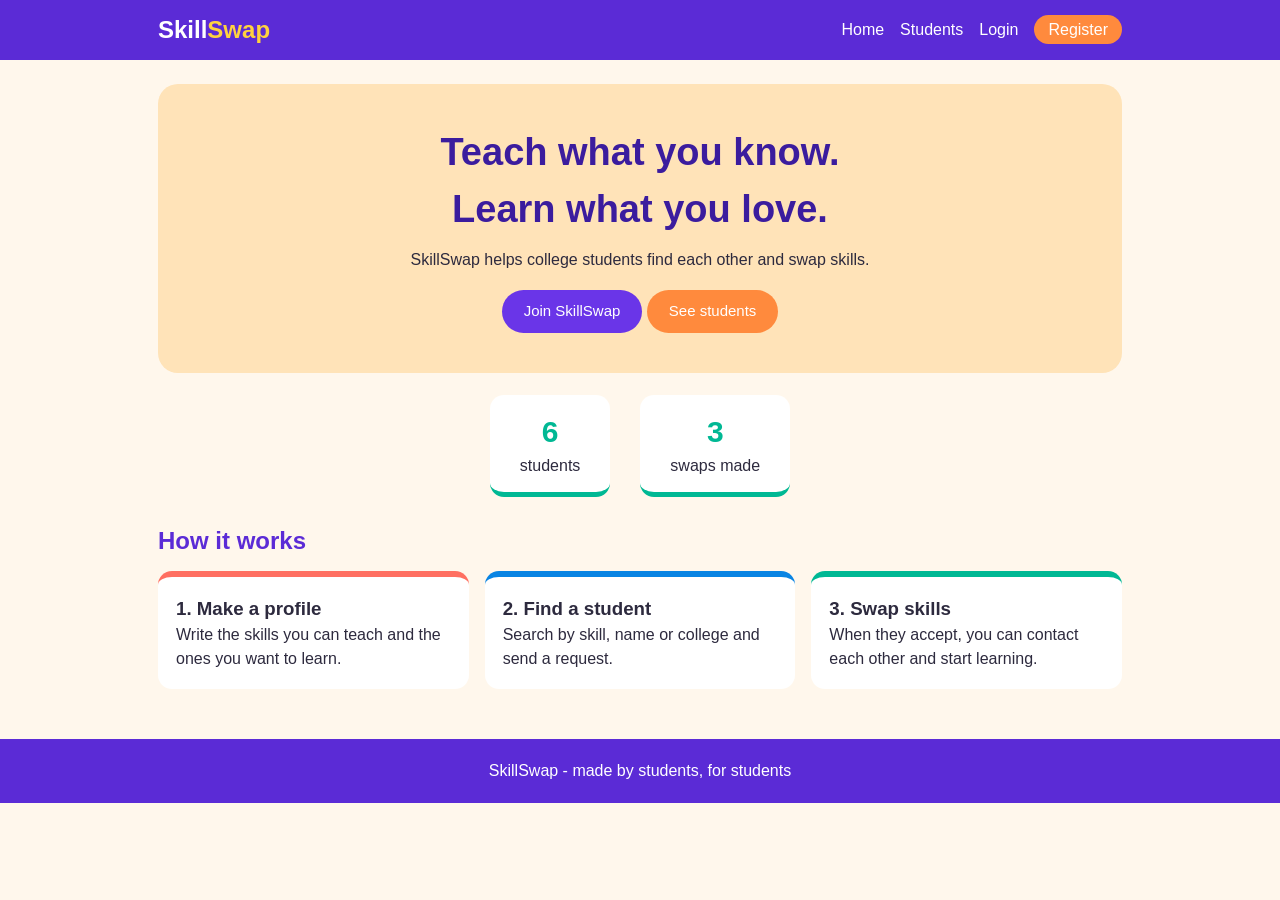
<file: index.html>
<!DOCTYPE html><html lang="en"><head><meta charset="UTF-8"><meta name="viewport" content="width=device-width, initial-scale=1, viewport-fit=cover"><title>SkillSwap Lite</title><style>/* SkillSwap Lite - simple colourful style */
* { box-sizing: border-box; margin: 0; padding: 0; }
body { font-family: 'Trebuchet MS', Verdana, sans-serif; background: var(--bg); color: var(--txt); line-height: 1.5; }
a { color: var(--link); }

/* Header: stays at the top while scrolling (position: sticky) */
header { background: #5b2bd6; position: sticky; top: env(safe-area-inset-top, 0px); z-index: 10; }
.bar { max-width: 1000px; margin: auto; padding: 12px 18px; display: flex; justify-content: space-between; align-items: center; flex-wrap: wrap; gap: 8px; }
.logo { color: #fff; font-size: 24px; font-weight: bold; text-decoration: none; }
.logo span { color: #ffd23f; }
nav a { color: #fff; text-decoration: none; margin-left: 16px; }
nav a:hover { color: #ffd23f; }
nav a.join { background: #ff8a3d; padding: 6px 14px; border-radius: 20px; }

main { max-width: 1000px; margin: auto; padding: 24px 18px 50px; }
h2 { margin: 26px 0 12px; color: var(--accent); }

/* Home page */
.hero { text-align: center; padding: 40px 10px; background: var(--hero); border-radius: 20px; }
.hero h1 { font-size: 38px; margin-bottom: 10px; color: var(--h1); }
.hero p { margin-bottom: 18px; }
.numbers { display: flex; justify-content: center; gap: 30px; margin: 22px 0; }
.numbers div { background: var(--card); padding: 14px 30px; border-radius: 14px; text-align: center; border-bottom: 5px solid #00b894; }
.numbers b { font-size: 30px; color: #00b894; }
.steps { display: flex; gap: 16px; flex-wrap: wrap; }
.step { flex: 1; min-width: 220px; padding: 18px; border-radius: 14px; background: var(--card); }
.s1 { border-top: 6px solid #ff6f61; } .s2 { border-top: 6px solid #0984e3; } .s3 { border-top: 6px solid #00b894; }

/* Buttons */
.btn { display: inline-block; background: #6a35e8; color: #fff; border: 0; padding: 10px 22px; border-radius: 22px; font-size: 15px; cursor: pointer; text-decoration: none; font-family: inherit; }
.btn:hover { background: #5322c4; }
.btn2 { background: #ff8a3d; }
.btn2:hover { background: #e8741f; }

/* Forms */
.box { max-width: 480px; margin: 10px auto; background: var(--card); padding: 24px; border-radius: 16px; border-top: 6px solid #6a35e8; }
label { display: block; margin: 12px 0 4px; font-weight: bold; font-size: 14px; }
input, select, textarea { width: 100%; padding: 9px 12px; border: 2px solid var(--line); border-radius: 10px; font-family: inherit; font-size: 15px; }
input:focus, select:focus, textarea:focus { outline: none; border-color: #6a35e8; }
.box .btn { margin-top: 16px; width: 100%; }
.two { display: flex; gap: 12px; }
.two div { flex: 1; }
.search { display: flex; gap: 10px; margin-bottom: 8px; }
.search .btn { width: auto; margin: 0; }
.row { display: flex; gap: 8px; margin-top: 8px; }
.small { font-size: 13px; color: var(--sub); }
.error { background: #ffe0e0; color: #b30000; padding: 8px 12px; border-radius: 8px; }
.ok { background: #d9f7ec; color: #0a7a58; padding: 8px 12px; border-radius: 8px; margin: 8px 0; }
.note { background: #fff0c2; padding: 8px 12px; border-radius: 8px; margin-top: 8px; }

/* Student cards: a grid that changes the number of columns by itself */
.cards { display: grid; grid-template-columns: repeat(auto-fill, minmax(260px, 1fr)); gap: 16px; }
.student { background: var(--card); padding: 18px; border-radius: 14px; border-top: 6px solid #ff6f61; }
.student:nth-child(2n) { border-top-color: #0984e3; }
.student:nth-child(3n) { border-top-color: #00b894; }
.student h3 { margin: 6px 0 2px; }
.avatar { width: 52px; height: 52px; border-radius: 50%; color: #fff; font-size: 24px; font-weight: bold; display: flex; align-items: center; justify-content: center; }
.avatar.big { width: 80px; height: 80px; font-size: 36px; margin: 0 auto 8px; }
.chip { display: inline-block; padding: 2px 11px; border-radius: 14px; font-size: 13px; margin: 2px; }
.teach { background: #e3dbff; color: #4a21b8; }
.want { background: #ffe0d6; color: #c24a21; }
.student p { margin: 6px 0; }

footer { text-align: center; padding: 20px; background: #5b2bd6; color: #fff; }

/* Responsive: on phones the menu and rows stack */
@media (max-width: 600px) {
  .hero h1 { font-size: 28px; }
  .two, .search, .numbers { flex-direction: column; }
  nav a { margin: 0 10px 0 0; }
}

:root{--bg:#fff7ec;--card:#fff;--txt:#2d2a3e;--hero:#ffe3b8;--h1:#3b1c9e;--line:#d9cffa;--sub:#6b6785;--accent:#5b2bd6;--link:#6a35e8;box-sizing:border-box;padding-top:env(safe-area-inset-top,0px);padding-bottom:env(safe-area-inset-bottom,0px)}
html{scroll-padding-top:env(safe-area-inset-top,0px)}
@media (prefers-color-scheme: dark){:root:not([data-theme="light"]){--bg:#17132b;--card:#241d45;--txt:#f1edff;--hero:#2f2559;--h1:#e8dcff;--line:#4a3f87;--sub:#b5aedb;--accent:#c3b0ff;--link:#b79cff}}
:root[data-theme="dark"]{--bg:#17132b;--card:#241d45;--txt:#f1edff;--hero:#2f2559;--h1:#e8dcff;--line:#4a3f87;--sub:#b5aedb;--accent:#c3b0ff;--link:#b79cff}
body::before{content:"";position:fixed;inset:0 0 auto;height:env(safe-area-inset-top,0px);background:#5b2bd6;z-index:11}
input,select,textarea{background:var(--card);color:var(--txt)}
.view{display:none}.view.on{display:block}
</style></head><body>
<header><div class="bar"><a class="logo" href="#" data-v="home">Skill<span>Swap</span></a><nav><a href="#" data-v="home">Home</a><a href="#" data-v="students">Students</a><a href="#" data-v="login">Login</a><a class="join" href="#" data-v="register">Register</a></nav></div></header><main>
<section class="view on" id="v-home"><div class="hero"><h1>Teach what you know.<br>Learn what you love.</h1><p>SkillSwap helps college students find each other and swap skills.</p><a class="btn" href="#" data-v="register">Join SkillSwap</a> <a class="btn btn2" href="#" data-v="students">See students</a></div>
<div class="numbers"><div><b>6</b><br>students</div><div><b>3</b><br>swaps made</div></div><h2>How it works</h2>
<div class="steps"><div class="step s1"><h3>1. Make a profile</h3><p>Write the skills you can teach and the ones you want to learn.</p></div><div class="step s2"><h3>2. Find a student</h3><p>Search by skill, name or college and send a request.</p></div><div class="step s3"><h3>3. Swap skills</h3><p>When they accept, you can contact each other and start learning.</p></div></div></section>
<section class="view" id="v-students"><h2>Find students</h2><p class="small">Type to filter (this works in the preview): <input type="text" id="liveSearch" onkeyup="filterCards()" placeholder="try python or guitar"></p><div class="cards"><div class="student"><div class="avatar" style="background:#7c4dff">A</div><h3>Aarav Mehta</h3><p class="small">CSE 2nd year, VIT Vellore</p><p>Loves music and web design.</p><p><b>Teaches:</b> <span class="chip teach">HTML</span><span class="chip teach">Guitar</span></p><p><b>Wants:</b> <span class="chip want">Python</span><span class="chip want">Photoshop</span></p><button class="btn" type="button" onclick="this.outerHTML='<p class=note>Request pending</p>'">Send swap request</button></div><div class="student"><div class="avatar" style="background:#ff6f61">M</div><h3>Meera Nair</h3><p class="small">IT 3rd year, Anna University</p><p>Design club member.</p><p><b>Teaches:</b> <span class="chip teach">Photoshop</span><span class="chip teach">Canva</span></p><p><b>Wants:</b> <span class="chip want">HTML</span><span class="chip want">Public speaking</span></p><button class="btn" type="button" onclick="this.outerHTML='<p class=note>Request pending</p>'">Send swap request</button></div><div class="student"><div class="avatar" style="background:#00b894">R</div><h3>Rohan Das</h3><p class="small">CSE 2nd year, SRM University</p><p>Happy to help with coding.</p><p><b>Teaches:</b> <span class="chip teach">Python</span><span class="chip teach">Excel</span></p><p><b>Wants:</b> <span class="chip want">Guitar</span><span class="chip want">Canva</span></p><button class="btn" type="button" onclick="this.outerHTML='<p class=note>Request pending</p>'">Send swap request</button></div><div class="student"><div class="avatar" style="background:#e6a800">S</div><h3>Sana Khan</h3><p class="small">ECE 1st year, Christ University</p><p>Debate team and guitarist.</p><p><b>Teaches:</b> <span class="chip teach">Public speaking</span><span class="chip teach">Guitar</span></p><p><b>Wants:</b> <span class="chip want">Python</span><span class="chip want">Excel</span></p><button class="btn" type="button" onclick="this.outerHTML='<p class=note>Request pending</p>'">Send swap request</button></div><div class="student"><div class="avatar" style="background:#0984e3">K</div><h3>Karthik Raja</h3><p class="small">CSE 3rd year, SASTRA University</p><p>Building small websites.</p><p><b>Teaches:</b> <span class="chip teach">JavaScript</span><span class="chip teach">CSS</span></p><p><b>Wants:</b> <span class="chip want">Photography</span><span class="chip want">Video editing</span></p><button class="btn" type="button" onclick="this.outerHTML='<p class=note>Request pending</p>'">Send swap request</button></div><div class="student"><div class="avatar" style="background:#e84393">D</div><h3>Divya Menon</h3><p class="small">Media 2nd year, Christ University</p><p>Edits reels for the media club.</p><p><b>Teaches:</b> <span class="chip teach">Video editing</span><span class="chip teach">Photography</span></p><p><b>Wants:</b> <span class="chip want">Python</span><span class="chip want">Singing</span></p><button class="btn" type="button" onclick="this.outerHTML='<p class=note>Request pending</p>'">Send swap request</button></div></div></section>
<section class="view" id="v-register"><div class="box"><h2>Create your account</h2><p class="error" id="msg" style="display:none"></p><form onsubmit="return checkRegister()">
<label>Full name</label><input type="text" required><label>Email</label><input type="email" required><label>Password</label><input type="password" id="password" required><label>Confirm password</label><input type="password" id="confirm" required>
<p class="small"><a href="#" onclick="togglePassword('password');togglePassword('confirm');return false;">Show / hide password</a></p><label>College</label><input type="text"><div class="two"><div><label>Branch</label><input type="text" placeholder="CSE"></div><div><label>Year</label><select><option>1st</option><option>2nd</option><option>3rd</option><option>4th</option></select></div></div>
<label>Skills you can teach (separate with commas)</label><input type="text" placeholder="HTML, Guitar"><label>Skills you want to learn</label><input type="text" placeholder="Python, Public speaking"><button class="btn">Register</button></form><p class="small">Preview only. Nothing is saved.</p></div></section>
<section class="view" id="v-login"><div class="box"><h2>Welcome back</h2><form onsubmit="return false"><label>Email</label><input type="email"><label>Password</label><input type="password"><button class="btn">Login</button></form><p class="small">New here? <a href="#" data-v="register">Create an account</a></p></div></section>
</main><footer>SkillSwap - made by students, for students</footer>
<script>
function checkRegister(){var m=document.getElementById("msg"),p=document.getElementById("password").value,c=document.getElementById("confirm").value;m.style.display="block";m.className="error";
if(p.length<6){m.textContent="Password must have at least 6 characters";return false}if(p!=c){m.textContent="Passwords do not match";return false}m.className="ok";m.textContent="Looks good! In the real site PHP would now save this student.";return false}
function togglePassword(id){var b=document.getElementById(id);b.type=(b.type=="password")?"text":"password"}
function filterCards(){var t=document.getElementById("liveSearch").value.toLowerCase(),c=document.getElementsByClassName("student");for(var i=0;i<c.length;i++){c[i].style.display=c[i].innerText.toLowerCase().indexOf(t)>-1?"block":"none"}}
document.querySelectorAll("[data-v]").forEach(function(a){a.addEventListener("click",function(e){e.preventDefault();document.querySelectorAll(".view").forEach(function(v){v.classList.toggle("on",v.id==="v-"+a.dataset.v)});scrollTo(0,0)})});
</script></body></html>
</file>
